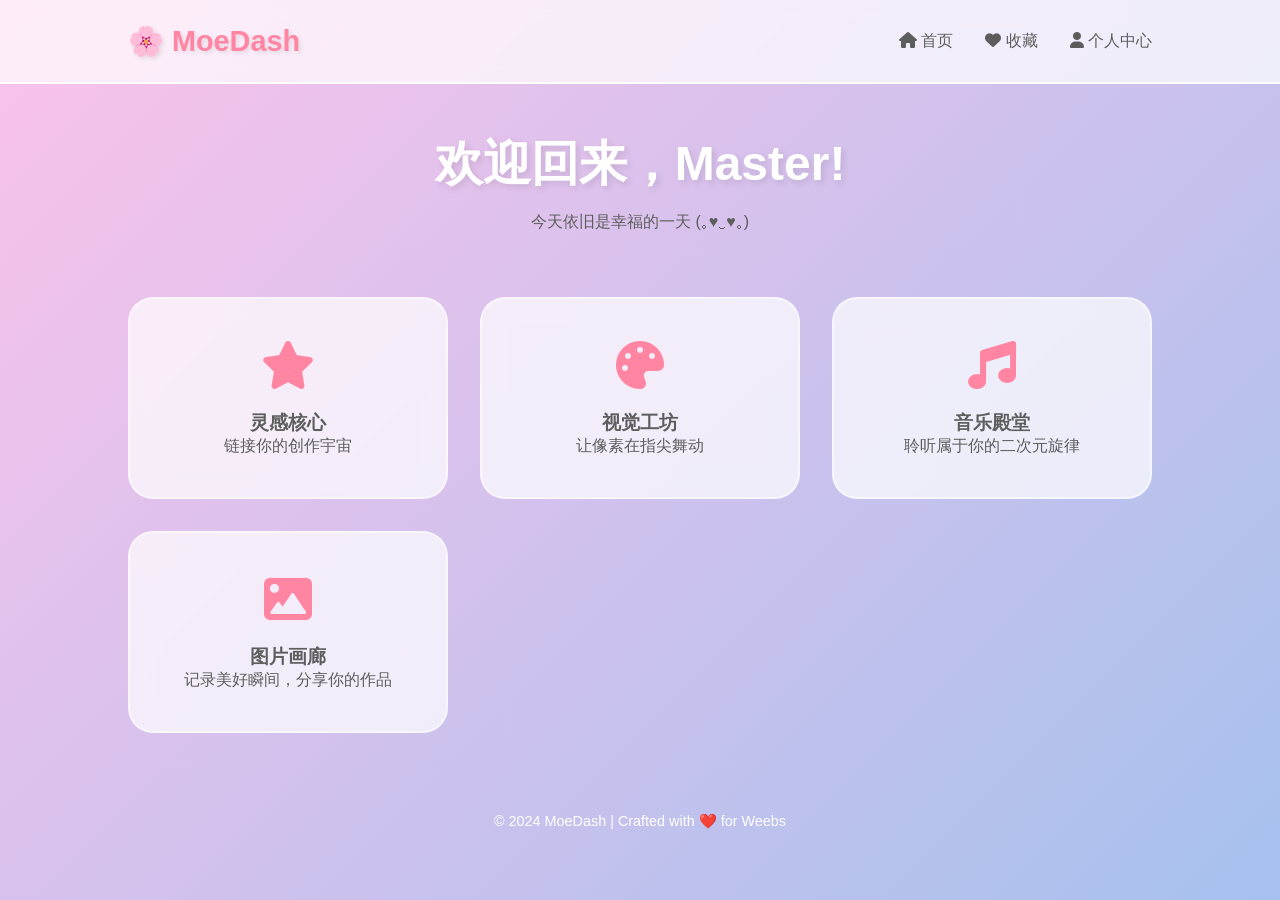
<file: index.html>
<!DOCTYPE html>
<html lang="zh-CN">
<head>
    <meta charset="UTF-8">
    <meta name="viewport" content="width=device-width, initial-scale=1.0">
    <title>Moe Dash - 二次元应用控制台</title>
    <link rel="stylesheet" href="style.css">
    <link rel="stylesheet" href="https://cdnjs.cloudflare.com/ajax/libs/font-awesome/6.0.0/css/all.min.css">
    <style>
        /* 登录弹窗样式 */
        .modal {
            display: none;
            position: fixed;
            z-index: 1000;
            left: 0; top: 0;
            width: 100%; height: 100%;
            background-color: rgba(0,0,0,0.5);
            backdrop-filter: blur(5px);
        }
        .modal-content {
            background: var(--glass-bg, rgba(255, 255, 255, 0.9));
            margin: 10% auto;
            padding: 2rem;
            border-radius: 20px;
            width: 350px;
            text-align: center;
            box-shadow: 0 10px 30px rgba(0,0,0,0.2);
            border: 2px solid var(--primary-color, #ff85a2);
        }
        .modal-content h2 { color: var(--primary-color, #ff85a2); margin-bottom: 1.5rem; }
        .input-group { margin-bottom: 1rem; text-align: left; }
        .input-group label { display: block; margin-bottom: 5px; font-size: 0.9rem; color: #666; }
        .input-group input {
            width: 100%;
            padding: 10px;
            border: 1px solid #ddd;
            border-radius: 10px;
            outline: none;
            box-sizing: border-box;
        }
        .login-btn {
            background: var(--primary-color, #ff85a2);
            color: white;
            border: none;
            padding: 10px 30px;
            border-radius: 20px;
            cursor: pointer;
            width: 100%;
            font-size: 1rem;
            margin-top: 10px;
            transition: 0.3s;
        }
        .login-btn:hover { opacity: 0.9; transform: scale(1.02); }
        .close-modal {
            float: right;
            cursor: pointer;
            font-size: 1.5rem;
            color: #999;
        }
        #user-display {
            font-weight: bold;
            color: var(--primary-color, #ff85a2);
        }
    </style>
</head>
<body>
    <div class="background-overlay"></div>
    
    <nav class="navbar">
        <div class="logo">🌸 MoeDash</div>
        <ul class="nav-links">
            <li><a href="#"><i class="fas fa-home"></i> 首页</a></li>
            <li><a href="#"><i class="fas fa-heart"></i> 收藏</a></li>
            <li><a href="#" id="login-trigger"><i class="fas fa-user"></i> <span id="nav-user-text">个人中心</span></a></li>
        </ul>
    </nav>

    <main class="container">
        <header class="hero">
            <h1 id="welcome-title">欢迎回来，Master!</h1>
            <p>今天依旧是幸福的一天 (｡♥‿♥｡)</p>
        </header>

        <section class="card-grid">
            <div class="card clickable">
                <div class="card-icon"><i class="fas fa-star"></i></div>
                <h3>灵感核心</h3>
                <p>链接你的创作宇宙</p>
            </div>
            <div class="card clickable">
                <div class="card-icon"><i class="fas fa-palette"></i></div>
                <h3>视觉工坊</h3>
                <p>让像素在指尖舞动</p>
            </div>
            <div class="card clickable">
                <div class="card-icon"><i class="fas fa-music"></i></div>
                <h3>音乐殿堂</h3>
                <p>聆听属于你的二次元旋律</p>
            </div>
            <div class="card clickable">
                <div class="card-icon"><i class="fas fa-image"></i></div>
                <h3>图片画廊</h3>
                <p>记录美好瞬间，分享你的作品</p>
            </div>
        </section>
    </main>

    <!-- 登录弹窗 -->
    <div id="login-modal" class="modal">
        <div class="modal-content">
            <span class="close-modal">&times;</span>
            <h2 id="modal-title">Master 登入</h2>
            <div class="input-group">
                <label>账号 (3-20位纯英文)</label>
                <input type="text" id="username" placeholder="请输入账号">
            </div>
            <div class="input-group">
                <label>密码 (6-12位数字与字母组合)</label>
                <input type="password" id="password" placeholder="请输入密码">
            </div>
            <button class="login-btn" id="submit-login">确认进入魔法世界</button>
            <p style="margin-top: 15px; font-size: 0.9rem;">
                <a href="#" id="toggle-mode" style="color: var(--primary-color); text-decoration: none;">还没有账号？点击注册</a>
            </p>
            <p style="font-size: 0.8rem; margin-top: 15px; color: #888;">
                * 账户数据保存在本地浏览器
            </p>
        </div>
    </div>

    <footer class="footer">
        <p>&copy; 2024 MoeDash | Crafted with ❤️ for Weebs</p>
    </footer>

    <script>
        // 1. 鼠标点击产生交互粒子效果
        document.addEventListener('click', (e) => {
            const symbols = ['🌸', '✨', '💖', '⭐', '🍡'];
            const symbol = symbols[Math.floor(Math.random() * symbols.length)];
            const effect = document.createElement('span');
            effect.className = 'click-effect';
            effect.innerText = symbol;
            
            // 设置初始位置
            effect.style.left = e.clientX + 'px';
            effect.style.top = e.clientY + 'px';
            
            // 随机散射方向
            effect.style.setProperty('--tw-x', (Math.random() - 0.5) * 200 + 'px');
            effect.style.setProperty('--tw-y', (Math.random() - 0.5) * 200 + 'px');
            
            document.body.appendChild(effect);
            setTimeout(() => effect.remove(), 1000);
        });

        // 2. 账号系统逻辑
        const USER_DB_NAME = 'MoeDashUserDB';
        const USER_STORE_NAME = 'users';

        // 初始化用户数据库
        const initUserDB = () => {
            return new Promise((resolve, reject) => {
                const request = indexedDB.open(USER_DB_NAME, 1);
                request.onupgradeneeded = (e) => {
                    const db = e.target.result;
                    if (!db.objectStoreNames.contains(USER_STORE_NAME)) {
                        db.createObjectStore(USER_STORE_NAME, { keyPath: 'username' });
                    }
                };
                request.onsuccess = (e) => resolve(e.target.result);
                request.onerror = (e) => reject(e.target.error);
            });
        };

        const loginModal = document.getElementById('login-modal');
        const loginTrigger = document.getElementById('login-trigger');
        const closeModal = document.querySelector('.close-modal');
        const submitLogin = document.getElementById('submit-login');
        const toggleMode = document.getElementById('toggle-mode');
        const modalTitle = document.getElementById('modal-title');
        const navUserText = document.getElementById('nav-user-text');
        const welcomeTitle = document.getElementById('welcome-title');

        let isRegisterMode = false;

        // 切换登录/注册模式
        toggleMode.addEventListener('click', (e) => {
            e.preventDefault();
            isRegisterMode = !isRegisterMode;
            modalTitle.innerText = isRegisterMode ? 'Master 注册' : 'Master 登入';
            submitLogin.innerText = isRegisterMode ? '创建魔法契约' : '确认进入魔法世界';
            toggleMode.innerText = isRegisterMode ? '已有账号？点击登录' : '还没有账号？点击注册';
        });

        const checkLoginStatus = () => {
            const user = localStorage.getItem('moedash_user');
            if (user) {
                navUserText.innerText = user;
                welcomeTitle.innerText = `欢迎回来，${user} Master!`;
            }
        };
        checkLoginStatus();

        loginTrigger.addEventListener('click', (e) => {
            e.preventDefault();
            if (localStorage.getItem('moedash_user')) {
                if (confirm('Master，要退出当前账号吗？')) {
                    localStorage.removeItem('moedash_user');
                    location.reload();
                }
            } else {
                loginModal.style.display = 'block';
            }
        });

        closeModal.onclick = () => loginModal.style.display = 'none';
        window.onclick = (e) => { if (e.target == loginModal) loginModal.style.display = 'none'; };

        submitLogin.onclick = async () => {
            const user = document.getElementById('username').value.trim();
            const pass = document.getElementById('password').value.trim();
            
            // 验证规则：3-20位纯英文
            const userRegex = /^[a-zA-Z]{3,20}$/;
            // 验证规则：6-12位数字和字母
            const passRegex = /^(?=.*[A-Za-z])(?=.*\d)[A-Za-z\d]{6,12}$/;

            if (!userRegex.test(user)) {
                alert('Master，账号要求3-20个字符且只能是英文哦！');
                return;
            }
            if (!passRegex.test(pass)) {
                alert('Master，密码要求6-12位，且必须包含数字和字母呢！');
                return;
            }

            const db = await initUserDB();
            const transaction = db.transaction(USER_STORE_NAME, 'readwrite');
            const store = transaction.objectStore(USER_STORE_NAME);

            if (isRegisterMode) {
                // 注册逻辑
                const checkRequest = store.get(user);
                checkRequest.onsuccess = () => {
                    if (checkRequest.result) {
                        alert('Master，这个账号已经存在了哦，换一个吧！');
                    } else {
                        store.add({ username: user, password: pass });
                        alert('(๑>◡<๑) 注册成功！现在您可以登录了。');
                        toggleMode.click(); // 自动切换回登录界面
                    }
                };
            } else {
                // 登录逻辑
                const getRequest = store.get(user);
                getRequest.onsuccess = () => {
                    const userData = getRequest.result;
                    if (userData && userData.password === pass) {
                        localStorage.setItem('moedash_user', user);
                        alert(`(๑>◡<๑) 欢迎您，${user} Master！`);
                        loginModal.style.display = 'none';
                        checkLoginStatus();
                    } else {
                        alert('Master，账号不存在或密码错误呢，请检查一下~(´；д；`)');
                    }
                };
            }
        };

        // 3. 增强版卡片点击交互
        document.querySelectorAll('.card').forEach(card => {
            card.addEventListener('click', (e) => {
                const title = card.querySelector('h3').textContent.trim();
                
                // 如果点击的是“音乐殿堂”（第三个卡片，索引为 2）
                if (title === "音乐殿堂" || title.includes("音乐")) {
                    window.location.href = './music_app.html'; // 确保路径正确
                    return;
                }
                
                // 如果点击的是“图片画廊”
                if (title === "图片画廊" || title.includes("图片")) {
                    window.location.href = './gallery.html';
                    return;
                }

                alert(`(｡♥‿♥｡) Master!\n您点击了 [${title}]，正在为您加载魔法世界...`);
            });
        });
    </script>
</body>
</html>
</file>
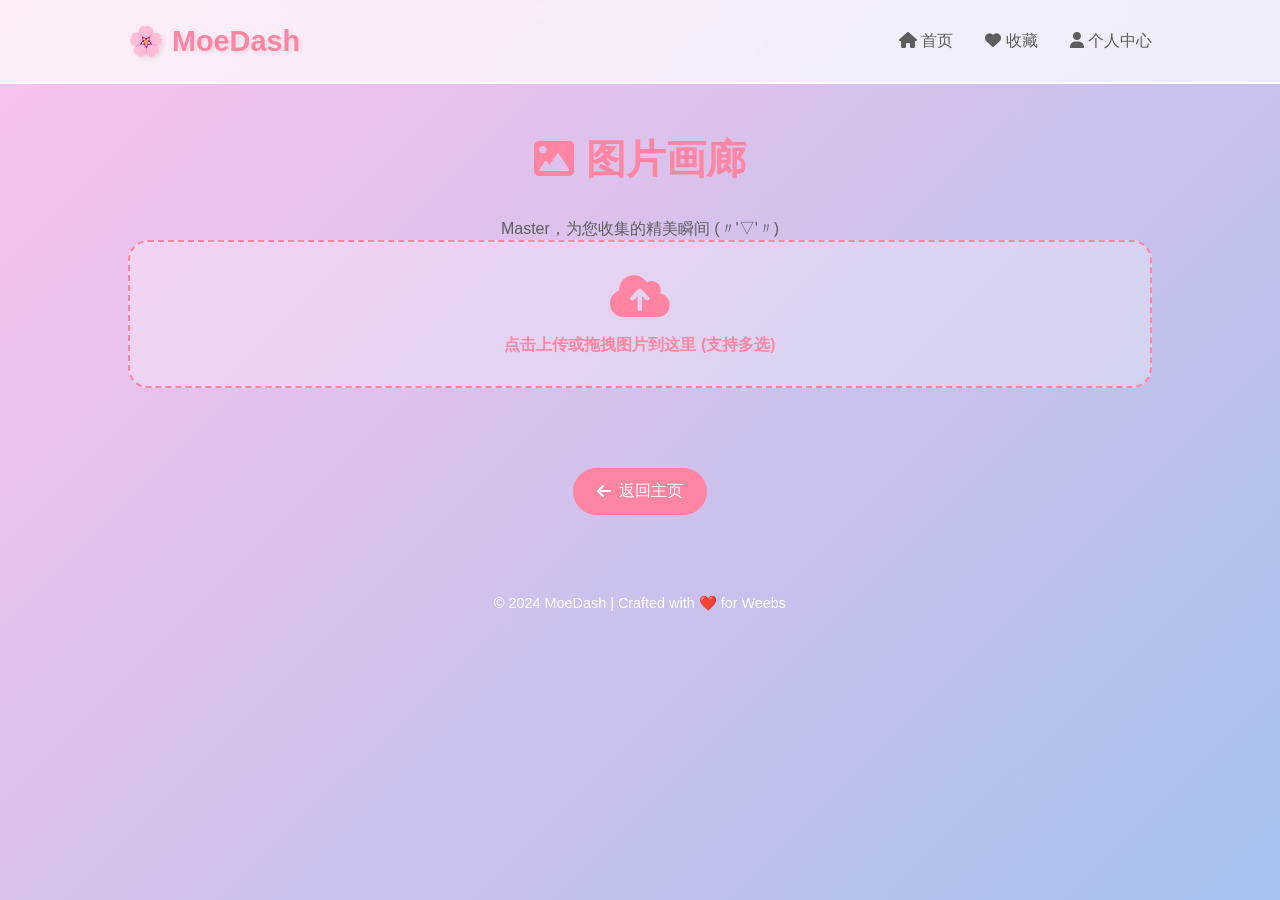
<file: gallery.html>
<!DOCTYPE html>
<html lang="zh-CN">
<head>
    <meta charset="UTF-8">
    <meta name="viewport" content="width=device-width, initial-scale=1.0">
    <title>Moe Dash - 图片画廊</title>
    <link rel="stylesheet" href="style.css">
    <link rel="stylesheet" href="https://cdnjs.cloudflare.com/ajax/libs/font-awesome/6.0.0/css/all.min.css">
    <style>
        .gallery-container {
            padding: 3rem 10%;
            text-align: center;
        }
        .gallery-container h1 {
            color: var(--primary-color, #ff85a2);
            margin-bottom: 2rem;
            font-size: 2.5rem;
        }
        .upload-section {
            margin-bottom: 30px;
            padding: 30px;
            border: 2px dashed var(--primary-color, #ff85a2);
            border-radius: 20px;
            background: rgba(255, 255, 255, 0.3);
            transition: 0.3s;
            cursor: pointer;
        }
        .upload-section:hover {
            background: rgba(255, 255, 255, 0.5);
            transform: scale(1.01);
        }
        .upload-label {
            cursor: pointer;
            color: var(--primary-color, #ff85a2);
            font-weight: bold;
            display: flex;
            flex-direction: column;
            align-items: center;
            gap: 15px;
        }
        #image-upload {
            display: none;
        }
        .image-grid {
            display: grid;
            grid-template-columns: repeat(auto-fill, minmax(280px, 1fr));
            gap: 20px;
            margin-top: 2rem;
        }
        .gallery-item {
            position: relative;
            border-radius: 15px;
            overflow: hidden;
            box-shadow: 0 4px 15px rgba(0,0,0,0.1);
            transition: transform 0.3s ease, box-shadow 0.3s ease;
            background: rgba(255, 255, 255, 0.2);
            cursor: pointer;
            height: 300px;
        }
        .gallery-item:hover {
            transform: translateY(-10px) scale(1.02);
            box-shadow: 0 10px 25px rgba(255, 133, 162, 0.4);
        }
        .gallery-item img {
            width: 100%;
            height: 100%;
            object-fit: cover;
            display: block;
        }
        .img-info {
            position: absolute;
            bottom: 0;
            left: 0;
            right: 0;
            padding: 15px;
            background: rgba(255, 255, 255, 0.7);
            backdrop-filter: blur(10px);
            border-top: 1px solid rgba(255, 255, 255, 0.3);
        }
        .img-info h4 {
            margin: 0;
            color: #333;
            font-size: 1.1rem;
        }
        .img-info .upload-date {
            font-size: 0.85rem;
            color: #666;
            margin-top: 5px;
        }
        .delete-btn {
            position: absolute;
            top: 10px;
            right: 10px;
            background: rgba(255, 85, 114, 0.9);
            color: white;
            border: none;
            border-radius: 50%;
            width: 32px;
            height: 32px;
            cursor: pointer;
            z-index: 10;
            display: none;
            align-items: center;
            justify-content: center;
            transition: 0.3s;
        }
        .gallery-item:hover .delete-btn {
            display: flex;
        }
        .back-button {
            display: inline-flex;
            align-items: center;
            gap: 0.5rem;
            padding: 0.8rem 1.5rem;
            background: var(--primary-color, #ff85a2);
            color: white;
            text-decoration: none;
            border-radius: 25px;
            margin-top: 3rem;
            transition: 0.3s;
        }
        .back-button:hover {
            opacity: 0.9;
            transform: translateX(-5px);
        }
    </style>
</head>
<body>
    <div class="background-overlay"></div>

    <nav class="navbar">
        <div class="logo">🌸 MoeDash</div>
        <ul class="nav-links">
            <li><a href="index.html"><i class="fas fa-home"></i> 首页</a></li>
            <li><a href="#"><i class="fas fa-heart"></i> 收藏</a></li>
            <li><a href="#"><i class="fas fa-user"></i> 个人中心</a></li>
        </ul>
    </nav>

    <main class="gallery-container">
        <h1><i class="fas fa-image"></i> 图片画廊</h1>
        <p>Master，为您收集的精美瞬间 (〃'▽'〃)</p>

        <div class="upload-section" onclick="document.getElementById('image-upload').click()">
            <label class="upload-label">
                <i class="fas fa-cloud-upload-alt fa-3x"></i>
                <span>点击上传或拖拽图片到这里 (支持多选)</span>
            </label>
            <input type="file" id="image-upload" accept="image/*" multiple>
        </div>

        <div class="image-grid" id="image-grid">
            <!-- 用户上传的图片将在这里动态生成 -->
        </div>

        <a href="index.html" class="back-button">
            <i class="fas fa-arrow-left"></i> 返回主页
        </a>
    </main>

    <footer class="footer">
        <p>&copy; 2024 MoeDash | Crafted with ❤️ for Weebs</p>
    </footer>

    <script>
        // 可以在这里添加点击图片放大预览的功能
        // 1. 鼠标点击产生交互粒子效果
        document.addEventListener('click', (e) => {
            const symbols = ['🌸', '✨', '💖', '⭐', '🍡'];
            const symbol = symbols[Math.floor(Math.random() * symbols.length)];
            const effect = document.createElement('span');
            effect.className = 'click-effect';
            effect.innerText = symbol;
            
            effect.style.left = e.clientX + 'px';
            effect.style.top = e.clientY + 'px';
            
            effect.style.setProperty('--tw-x', (Math.random() - 0.5) * 200 + 'px');
            effect.style.setProperty('--tw-y', (Math.random() - 0.5) * 200 + 'px');
            
            document.body.appendChild(effect);
            setTimeout(() => effect.remove(), 1000);
        });

        // 2. 图片上传与预览功能
        const imageUpload = document.getElementById('image-upload');
        const imageGrid = document.getElementById('image-grid');
        const DB_NAME = 'MoeDashGalleryDB';
        const STORE_NAME = 'images';

        // 使用 IndexedDB 解决 localStorage 5MB 限制问题
        const initDB = () => {
            return new Promise((resolve, reject) => {
                const request = indexedDB.open(DB_NAME, 1);
                request.onupgradeneeded = (e) => {
                    const db = e.target.result;
                    if (!db.objectStoreNames.contains(STORE_NAME)) {
                        db.createObjectStore(STORE_NAME, { keyPath: 'id', autoIncrement: true });
                    }
                };
                request.onsuccess = (e) => resolve(e.target.result);
                request.onerror = (e) => reject(e.target.error);
            });
        };

        // 初始化：加载本地保存的图片
        const loadSavedImages = async () => {
            const db = await initDB();
            const transaction = db.transaction(STORE_NAME, 'readonly');
            const store = transaction.objectStore(STORE_NAME);
            const request = store.getAll();

            request.onsuccess = () => {
                imageGrid.innerHTML = '';
                request.result.forEach((imgData) => {
                    renderGalleryItem(imgData.name, imgData.src, imgData.uploadDate, imgData.id);
                });
            };
        };

        // 渲染单个图片卡片
        const renderGalleryItem = (name, src, uploadDate, id) => { 
            const galleryItem = document.createElement('div');
            galleryItem.className = 'gallery-item';
            galleryItem.innerHTML = `
                <button class="delete-btn" onclick="deleteImage(${id})"><i class="fas fa-trash"></i></button>
                <img src="${src}" alt="${name}">
                <div class="img-info">
                    <h4>${name.split('.')[0]}</h4>
                    <p class="upload-date">${uploadDate || '未知日期'}</p> <!-- 显示日期 -->
                </div>
            `;
            imageGrid.appendChild(galleryItem);
        };

        // 删除图片逻辑
        window.deleteImage = async (id) => {
            const db = await initDB();
            const transaction = db.transaction(STORE_NAME, 'readwrite');
            const store = transaction.objectStore(STORE_NAME);
            store.delete(id);
            transaction.oncomplete = () => {
                loadSavedImages();
            };
        };

        // 执行初始加载
        loadSavedImages();

        imageUpload.addEventListener('change', async (e) => {
            const files = e.target.files;
            const db = await initDB();
            
            Array.from(files).forEach(file => {
                if (file.type.startsWith('image/')) {
                    const reader = new FileReader();
                    
                    reader.onload = async (event) => {
                        const newImg = { 
                            name: file.name, 
                            src: event.target.result,
                            uploadDate: new Date().toLocaleString('zh-CN', { year: 'numeric', month: '2-digit', day: '2-digit', hour: '2-digit', minute: '2-digit' }) // 记录上传日期
                        };
                        
                        const transaction = db.transaction(STORE_NAME, 'readwrite');
                        const store = transaction.objectStore(STORE_NAME);
                        store.add(newImg);
                        transaction.oncomplete = () => {
                            loadSavedImages();
                        };
                    };
                    
                    reader.readAsDataURL(file);
                }
            });
            
            // 重置上传控件，允许重复上传同名文件
            imageUpload.value = '';
        });
    </script>
</body>
</html>
</file>
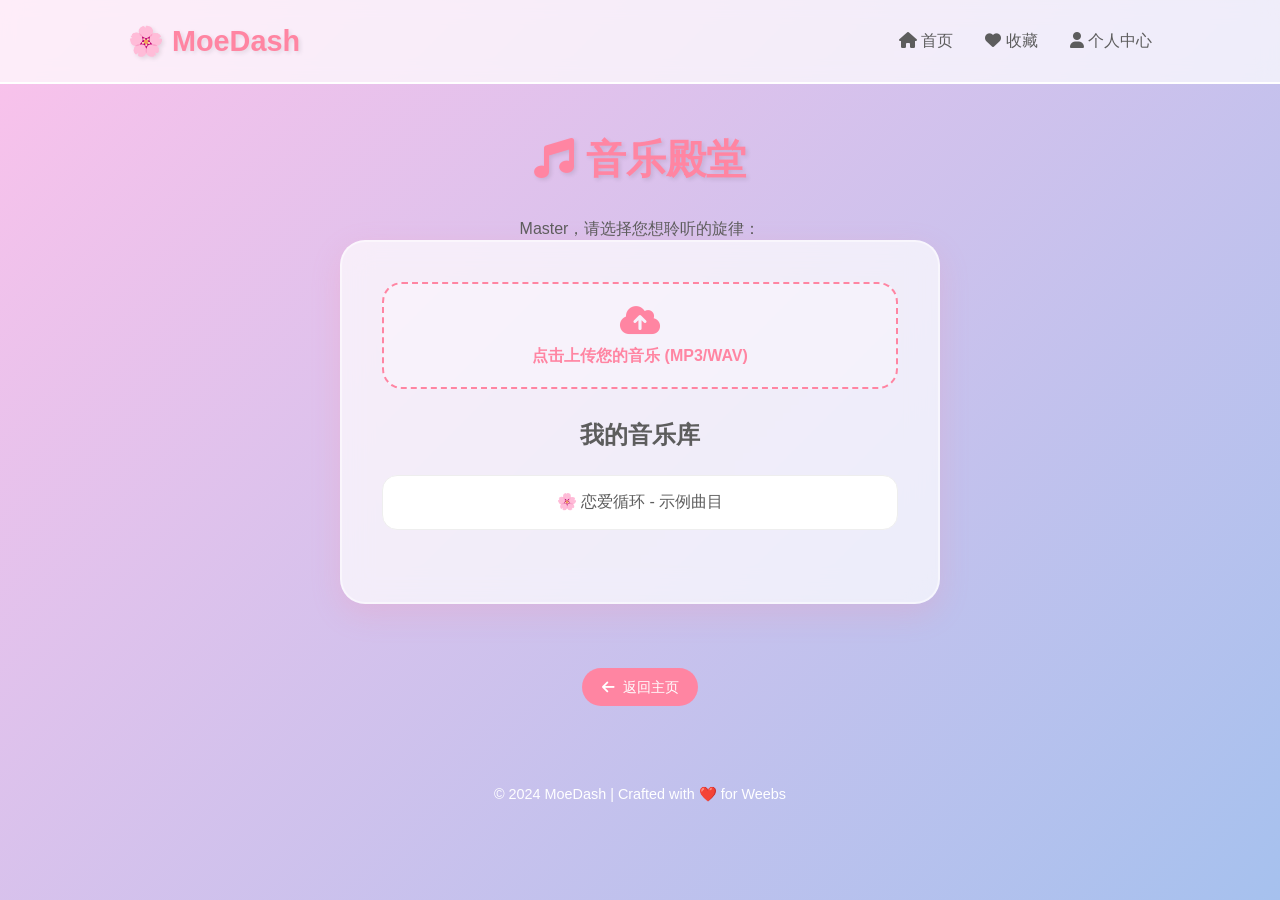
<file: music_app.html>
<!DOCTYPE html>
<html lang="zh-CN">
<head>
    <meta charset="UTF-8">
    <meta name="viewport" content="width=device-width, initial-scale=1.0">
    <title>Moe Dash - 音乐殿堂</title>
    <link rel="stylesheet" href="style.css">
    <link rel="stylesheet" href="https://cdnjs.cloudflare.com/ajax/libs/font-awesome/6.0.0/css/all.min.css">
    <style>
        /* Specific styles for music_app.html */
        .music-page-container {
            padding: 3rem 10%;
            text-align: center;
        }
        .music-page-container h1 {
            color: var(--primary-color);
            margin-bottom: 2rem;
            font-size: 2.5rem;
            text-shadow: 2px 2px 4px rgba(0,0,0,0.1);
        }
        .upload-section {
            margin-bottom: 30px;
            padding: 20px;
            border: 2px dashed var(--primary-color, #ff85a2);
            border-radius: 20px;
            background: rgba(255, 255, 255, 0.3);
            transition: 0.3s;
            cursor: pointer;
        }
        .upload-section:hover {
            background: rgba(255, 255, 255, 0.5);
        }
        .upload-label {
            cursor: pointer;
            color: var(--primary-color, #ff85a2);
            font-weight: bold;
            display: flex;
            flex-direction: column;
            align-items: center;
            gap: 10px;
        }
        #music-upload {
            display: none;
        }
        .music-player-section {
            background: var(--glass-bg);
            backdrop-filter: blur(15px);
            padding: 2.5rem;
            border-radius: 25px;
            border: 2px solid rgba(255,255,255,0.5);
            max-width: 600px;
            margin: 0 auto 2rem auto;
            box-shadow: 0 10px 30px rgba(255, 133, 162, 0.2);
        }
        .music-player-section h2 {
            color: var(--text-color);
            margin-bottom: 1.5rem;
        }
        .music-selection {
            margin-bottom: 2rem;
        }
        .music-container {
            display: flex;
            flex-direction: column;
            gap: 1rem;
            margin-bottom: 2rem;
        }
        .music-item-btn {
            display: block;
            padding: 1rem;
            background: white;
            border-radius: 15px;
            cursor: pointer;
            transition: 0.3s;
            border: 1px solid #eee;
            color: var(--text-color);
            text-decoration: none;
            font-weight: 500;
        }
        .music-item-btn:hover {
            background: var(--secondary-color);
            color: white;
            transform: scale(1.02);
        }
        audio {
            width: 100%;
            margin-top: 1.5rem;
        }
        .back-button {
            display: inline-flex;
            align-items: center;
            gap: 0.5rem;
            padding: 0.6rem 1.2rem;
            font-size: 0.9rem;
            background: var(--primary-color);
            color: white;
            text-decoration: none;
            border-radius: 20px;
            transition: background 0.3s;
            margin-top: 2rem;
            text-align: center;
        }
        .back-button:hover {
            background: #e0708f;
        }
    </style>
</head>
<body>
    <div class="background-overlay"></div>

    <nav class="navbar">
        <div class="logo">🌸 MoeDash</div>
        <ul class="nav-links">
            <li><a href="index.html"><i class="fas fa-home"></i> 首页</a></li>
            <li><a href="#"><i class="fas fa-heart"></i> 收藏</a></li>
            <li><a href="#"><i class="fas fa-user"></i> 个人中心</a></li>
        </ul>
    </nav>

    <main class="music-page-container">
        <h1><i class="fas fa-music"></i> 音乐殿堂</h1>
        <p>Master，请选择您想聆听的旋律：</p>

        <section class="music-player-section">
            <div class="upload-section" onclick="document.getElementById('music-upload').click()">
                <label class="upload-label">
                    <i class="fas fa-cloud-upload-alt fa-2x"></i>
                    <span>点击上传您的音乐 (MP3/WAV)</span>
                </label>
                <input type="file" id="music-upload" accept="audio/*" multiple>
            </div>

            <h2>我的音乐库</h2>
            <div class="music-selection" id="music-list">
                <div class="music-item-wrapper">
                    <a href="#" class="music-item-btn" data-src="https://www.soundhelix.com/examples/mp3/SoundHelix-Song-1.mp3" data-name="恋爱循环 (示例)">
                        🌸 恋爱循环 - 示例曲目
                    </a>
                </div>
            </div>
            <div id="audio-player-container">
                <!-- Audio player will be loaded here -->
            </div>
        </section>

        <a href="index.html" class="back-button">
            <i class="fas fa-arrow-left"></i> 返回主页
        </a>
    </main>

    <footer class="footer">
        <p>&copy; 2024 MoeDash | Crafted with ❤️ for Weebs</p>
    </footer>

    <script>
        document.addEventListener('DOMContentLoaded', () => {
            const audioPlayerContainer = document.getElementById('audio-player-container');
            const musicUpload = document.getElementById('music-upload');
            const musicList = document.getElementById('music-list');
            const DB_NAME = 'MoeDashMusicDB';
            const STORE_NAME = 'songs';

            const initDB = () => {
                return new Promise((resolve, reject) => {
                    const request = indexedDB.open(DB_NAME, 1);
                    request.onupgradeneeded = (e) => {
                        const db = e.target.result;
                        if (!db.objectStoreNames.contains(STORE_NAME)) {
                            db.createObjectStore(STORE_NAME, { keyPath: 'id', autoIncrement: true });
                        }
                    };
                    request.onsuccess = (e) => resolve(e.target.result);
                    request.onerror = (e) => reject(e.target.error);
                });
            };

            // 1. 加载保存的音乐
            const loadSavedMusic = async () => {
                const db = await initDB();
                const transaction = db.transaction(STORE_NAME, 'readonly');
                const store = transaction.objectStore(STORE_NAME);
                const request = store.getAll();

                request.onsuccess = () => {
                    const wrappers = musicList.querySelectorAll('.music-item-wrapper');
                    for(let i = 1; i < wrappers.length; i++) wrappers[i].remove();
                    
                    request.result.forEach((music) => {
                        renderMusicItem(music.name, music.src, music.date, music.id);
                    });
                };
            };

            const renderMusicItem = (name, src, date, id) => {
                const wrapper = document.createElement('div');
                wrapper.className = 'music-item-wrapper';
                wrapper.innerHTML = `
                    <a href="#" class="music-item-btn" data-src="${src}" data-name="${name}">
                        🎵 ${name.split('.')[0]}
                        <span class="upload-date">上传于: ${date}</span>
                    </a>
                    <button class="delete-btn" onclick="deleteMusic(${id})"><i class="fas fa-trash"></i></button>
                `;
                musicList.appendChild(wrapper);
            };

            // 删除音乐逻辑
            window.deleteMusic = async (id) => {
                const db = await initDB();
                const transaction = db.transaction(STORE_NAME, 'readwrite');
                const store = transaction.objectStore(STORE_NAME);
                store.delete(id);
                transaction.oncomplete = () => loadSavedMusic();
            };

            loadSavedMusic();

            // 2. 上传逻辑
            musicUpload.addEventListener('change', async (e) => {
                const files = e.target.files;
                const db = await initDB();

                Array.from(files).forEach(file => {
                    if (file.type.startsWith('audio/')) {
                        const reader = new FileReader();
                        reader.onload = async (event) => {
                            const musicData = {
                                name: file.name,
                                src: event.target.result,
                                date: new Date().toLocaleString('zh-CN', { month: '2-digit', day: '2-digit', hour: '2-digit', minute: '2-digit' })
                            };
                            const transaction = db.transaction(STORE_NAME, 'readwrite');
                            const store = transaction.objectStore(STORE_NAME);
                            store.add(musicData);
                            transaction.oncomplete = () => loadSavedMusic();
                        };
                        reader.readAsDataURL(file);
                    }
                });
                musicUpload.value = '';
            });

            // 3. 播放逻辑 (使用事件委托支持动态添加的内容)
            musicList.addEventListener('click', (e) => {
                const btn = e.target.closest('.music-item-btn');
                if (!btn) return;
                
                e.preventDefault();
                const musicSrc = btn.dataset.src;
                const musicName = btn.dataset.name;

                audioPlayerContainer.innerHTML = `
                    <p style="font-size: 0.9rem; margin-bottom: 10px; color: var(--text-color);">正在播放: ${musicName}</p>
                    <audio controls autoplay>
                        <source src="${musicSrc}" type="audio/mpeg">
                        您的浏览器不支持音频播放。
                    </audio>
                `;
            });
        });
    </script>
</body>
</html>
</file>
<file: style.css>
:root {
    --primary-color: #ff85a2;
    --secondary-color: #fbb1bd;
    --bg-gradient: linear-gradient(135deg, #fbc2eb 0%, #a6c1ee 100%);
    --glass-bg: rgba(255, 255, 255, 0.7);
    --text-color: #5d5d5d;
}

* {
    margin: 0;
    padding: 0;
    box-sizing: border-box;
    font-family: 'Segoe UI', 'Microsoft YaHei', sans-serif;
}

body {
    min-height: 100vh;
    background: var(--bg-gradient);
    color: var(--text-color);
    overflow-x: hidden;
}

.background-overlay {
    position: fixed;
    top: 0;
    left: 0;
    width: 100%;
    height: 100%;
    background: url('https://www.transparenttextures.com/patterns/sakura.png');
    opacity: 0.3;
    z-index: -1;
}

.navbar {
    display: flex;
    justify-content: space-between;
    align-items: center;
    padding: 1.5rem 10%;
    background: var(--glass-bg);
    backdrop-filter: blur(10px);
    border-bottom: 2px solid white;
}

.logo {
    font-size: 1.8rem;
    font-weight: bold;
    color: var(--primary-color);
    text-shadow: 2px 2px 4px rgba(0,0,0,0.1);
}

.nav-links {
    display: flex;
    list-style: none;
}

.nav-links li a {
    text-decoration: none;
    color: var(--text-color);
    margin-left: 2rem;
    font-weight: 500;
    transition: color 0.3s;
}

.nav-links li a:hover {
    color: var(--primary-color);
}

.container {
    padding: 3rem 10%;
}

.hero {
    text-align: center;
    margin-bottom: 4rem;
    animation: fadeInDown 1s ease;
}

.hero h1 {
    font-size: 3rem;
    color: white;
    text-shadow: 3px 3px 6px rgba(0,0,0,0.1);
    margin-bottom: 1rem;
}

.card-grid {
    display: grid;
    grid-template-columns: repeat(auto-fit, minmax(250px, 1fr));
    gap: 2rem;
}

.card {
    background: var(--glass-bg);
    backdrop-filter: blur(15px);
    padding: 2.5rem;
    border-radius: 25px;
    text-align: center;
    border: 2px solid rgba(255,255,255,0.5);
    transition: transform 0.3s, box-shadow 0.3s;
    cursor: pointer;
}

.card:hover {
    transform: translateY(-10px) scale(1.02);
    box-shadow: 0 15px 30px rgba(255, 133, 162, 0.3);
    border-color: var(--primary-color);
}

.card:active {
    transform: translateY(-5px) scale(0.98);
}

.card-icon {
    font-size: 3rem;
    color: var(--primary-color);
    margin-bottom: 1rem;
}

/* 鼠标点击产生的樱花/粒子效果 */
.click-effect {
    position: fixed;
    pointer-events: none;
    z-index: 9999;
    font-size: 20px;
    animation: floatAway 1s ease-out forwards;
}

@keyframes floatAway {
    0% {
        transform: translate(-50%, -50%) scale(1);
        opacity: 1;
    }
    100% {
        transform: translate(var(--tw-x), var(--tw-y)) rotate(360deg);
        opacity: 0;
    }
}

.footer {
    text-align: center;
    padding: 2rem;
    font-size: 0.9rem;
    color: white;
}

@keyframes fadeInDown {
    from { opacity: 0; transform: translateY(-20px); }
    to { opacity: 1; transform: translateY(0); }
}

/* 音乐播放弹窗样式 */
.modal {
    display: none;
    position: fixed;
    z-index: 10000;
    left: 0;
    top: 0;
    width: 100%;
    height: 100%;
    background-color: rgba(0,0,0,0.5);
    backdrop-filter: blur(5px);
}

.modal-content {
    background: var(--glass-bg);
    margin: 15% auto;
    padding: 2rem;
    border-radius: 25px;
    width: 85%;
    max-width: 400px;
    text-align: center;
    position: relative;
    border: 2px solid white;
    box-shadow: 0 10px 30px rgba(255, 133, 162, 0.2);
}

.close-btn {
    position: absolute;
    right: 20px;
    top: 15px;
    font-size: 24px;
    cursor: pointer;
    color: var(--primary-color);
}

.music-list {
    margin-top: 20px;
    display: flex;
    flex-direction: column;
    gap: 15px;
}

.music-item {
    background: white;
    padding: 15px;
    border-radius: 15px;
    cursor: pointer;
    transition: 0.3s;
    border: 1px solid #eee;
}

.music-item:hover {
    background: var(--secondary-color);
    color: white;
    transform: scale(1.03);
}
</file>
